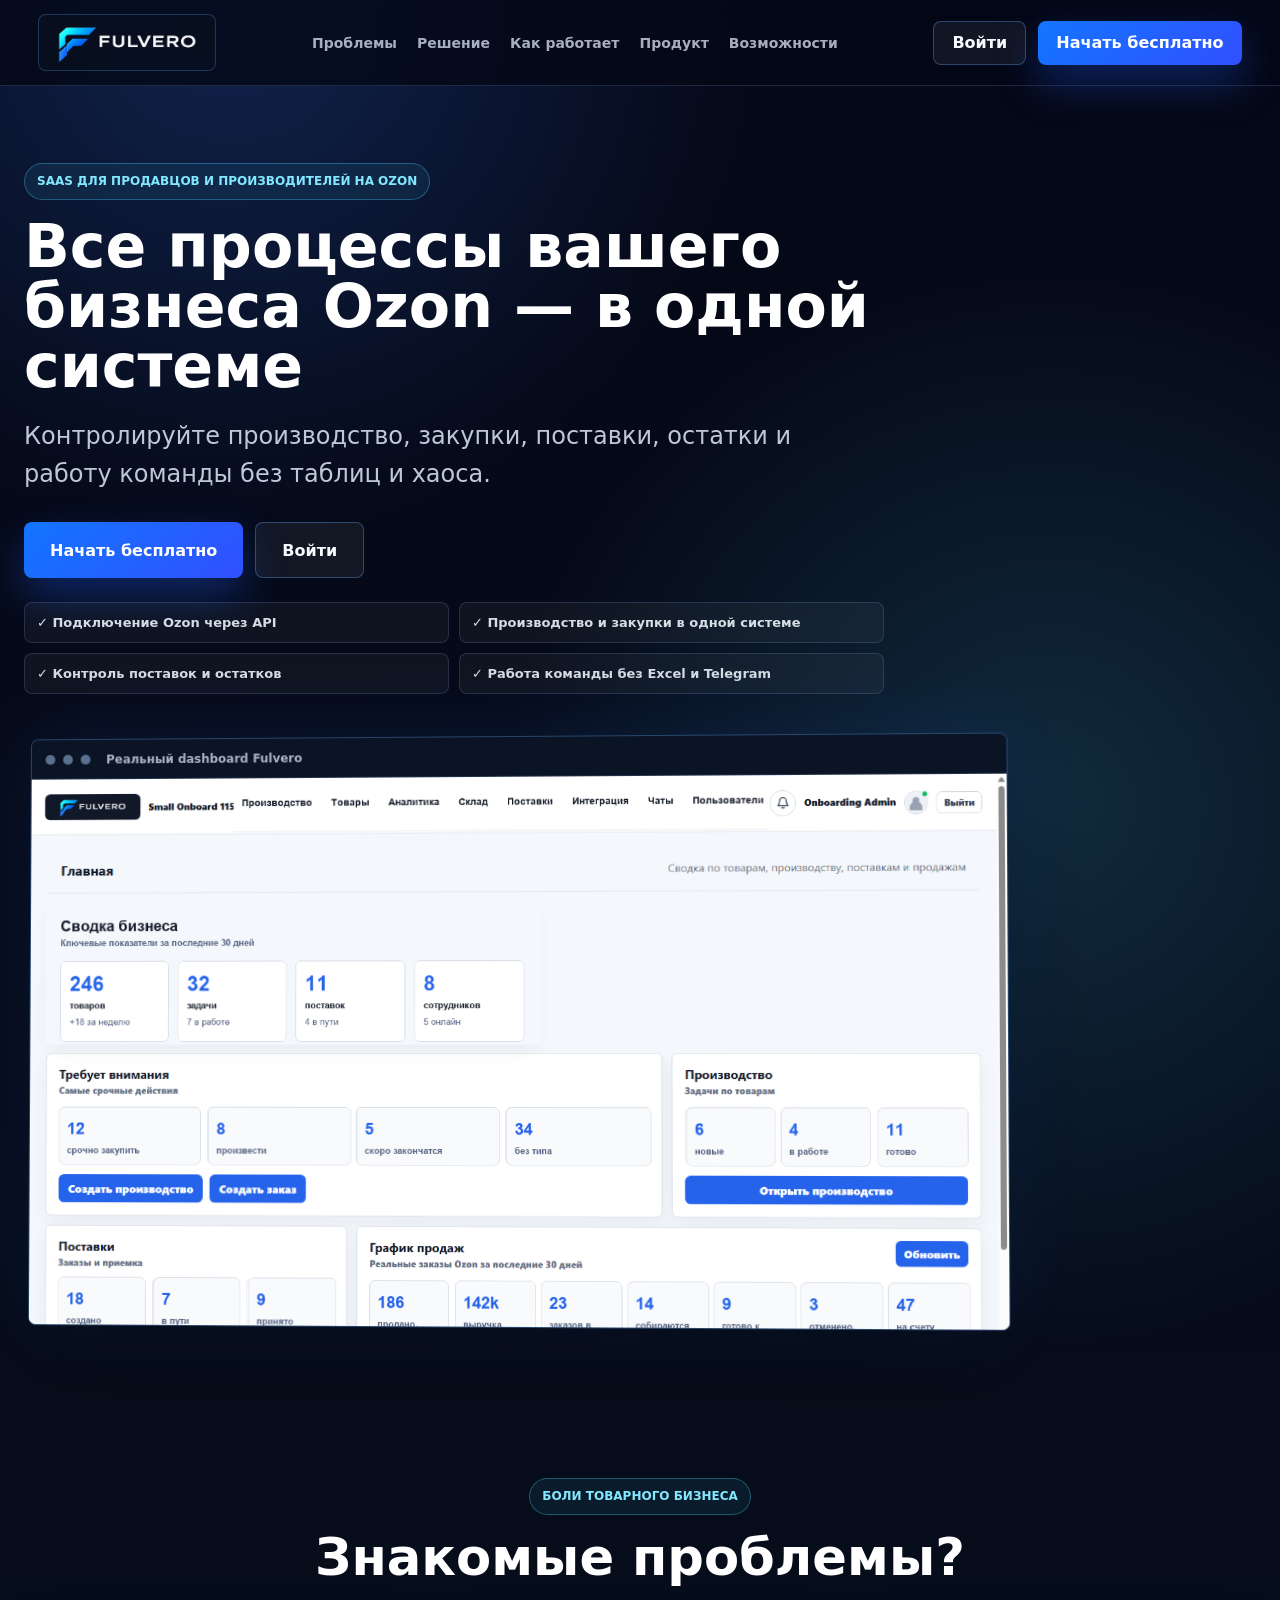
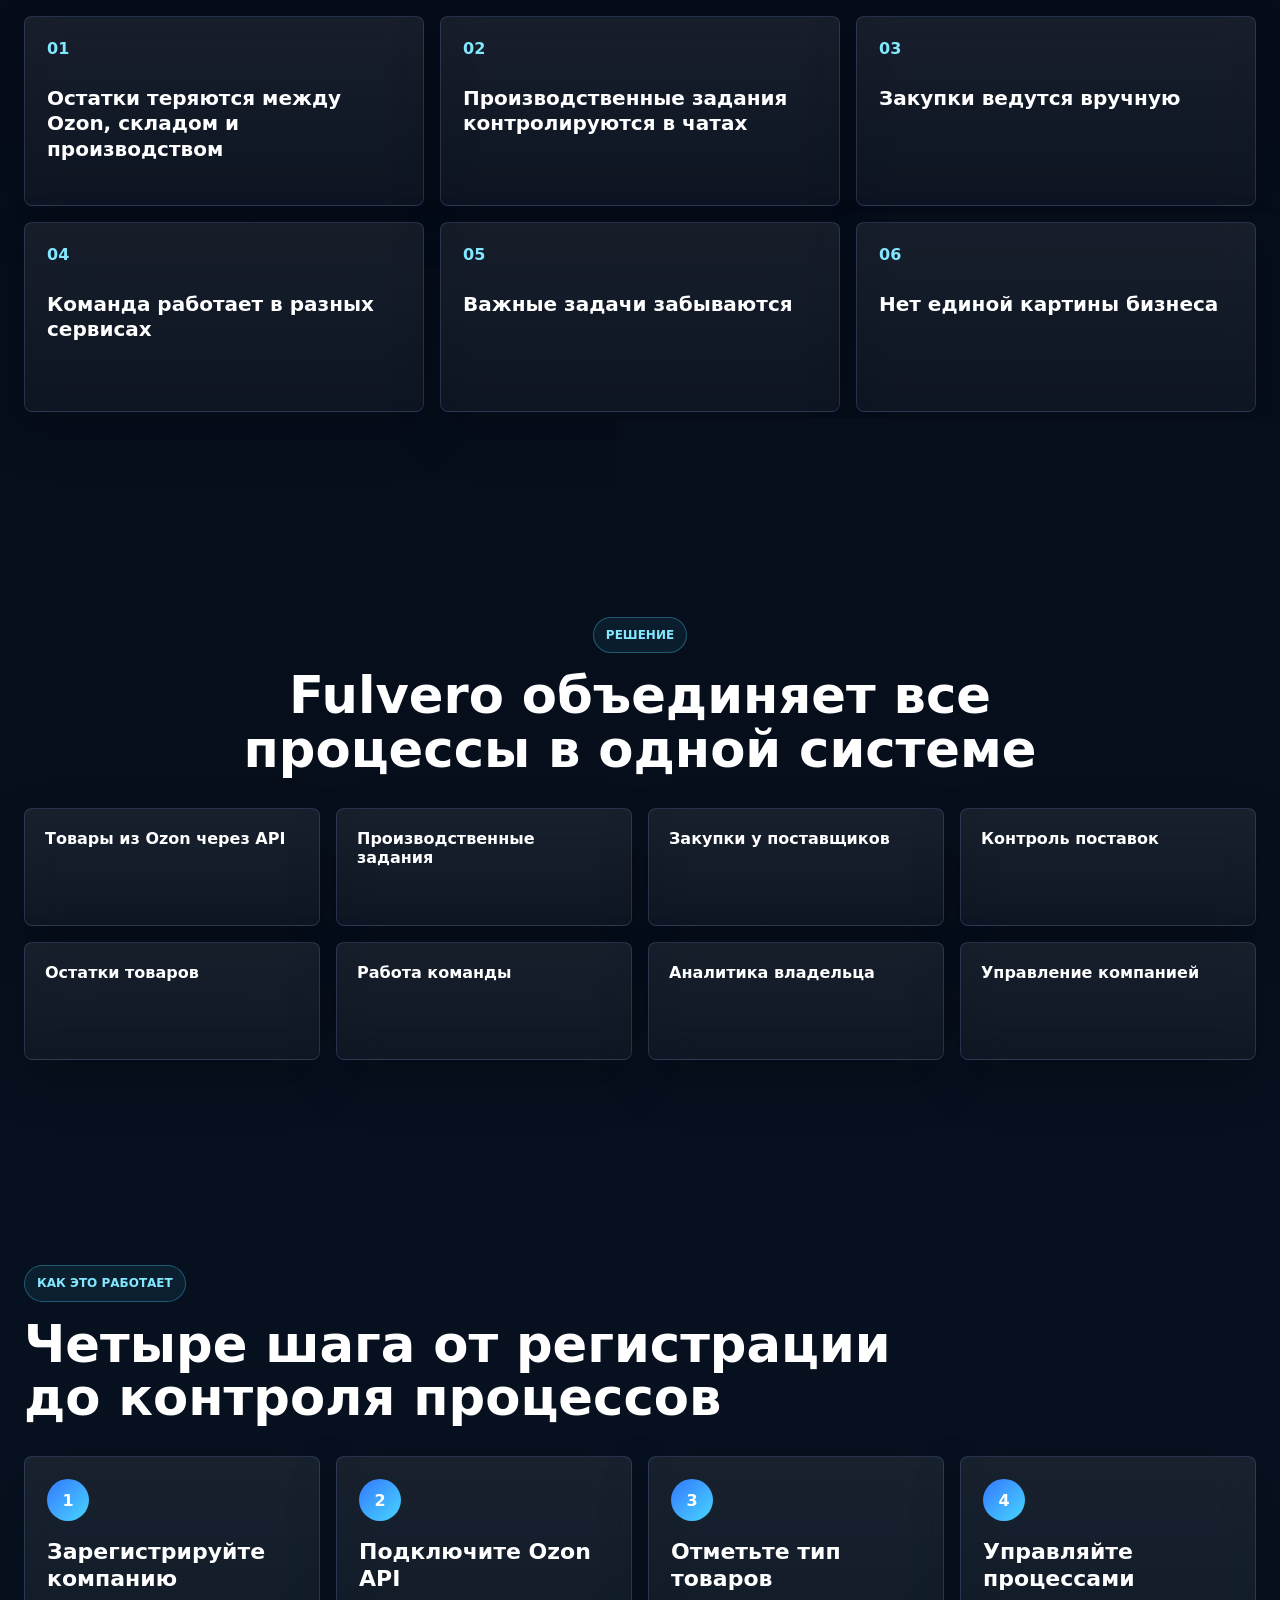
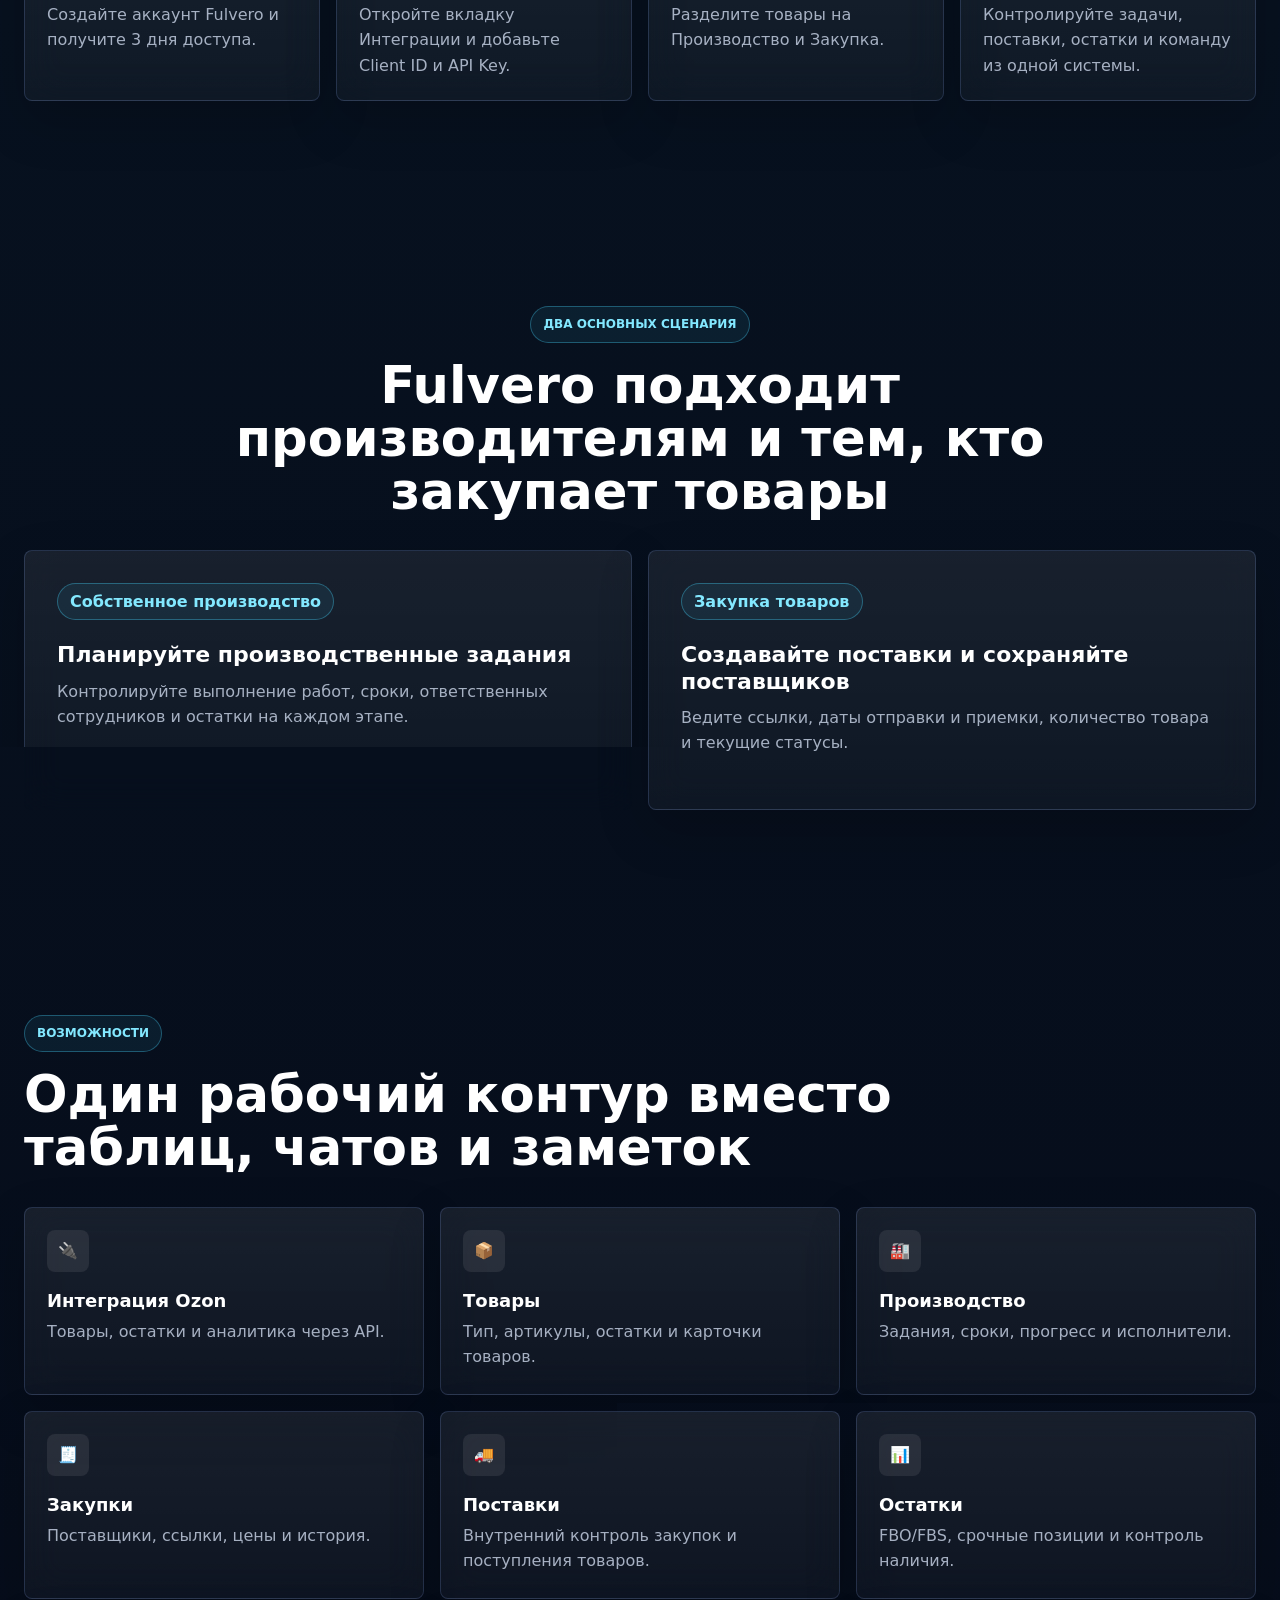
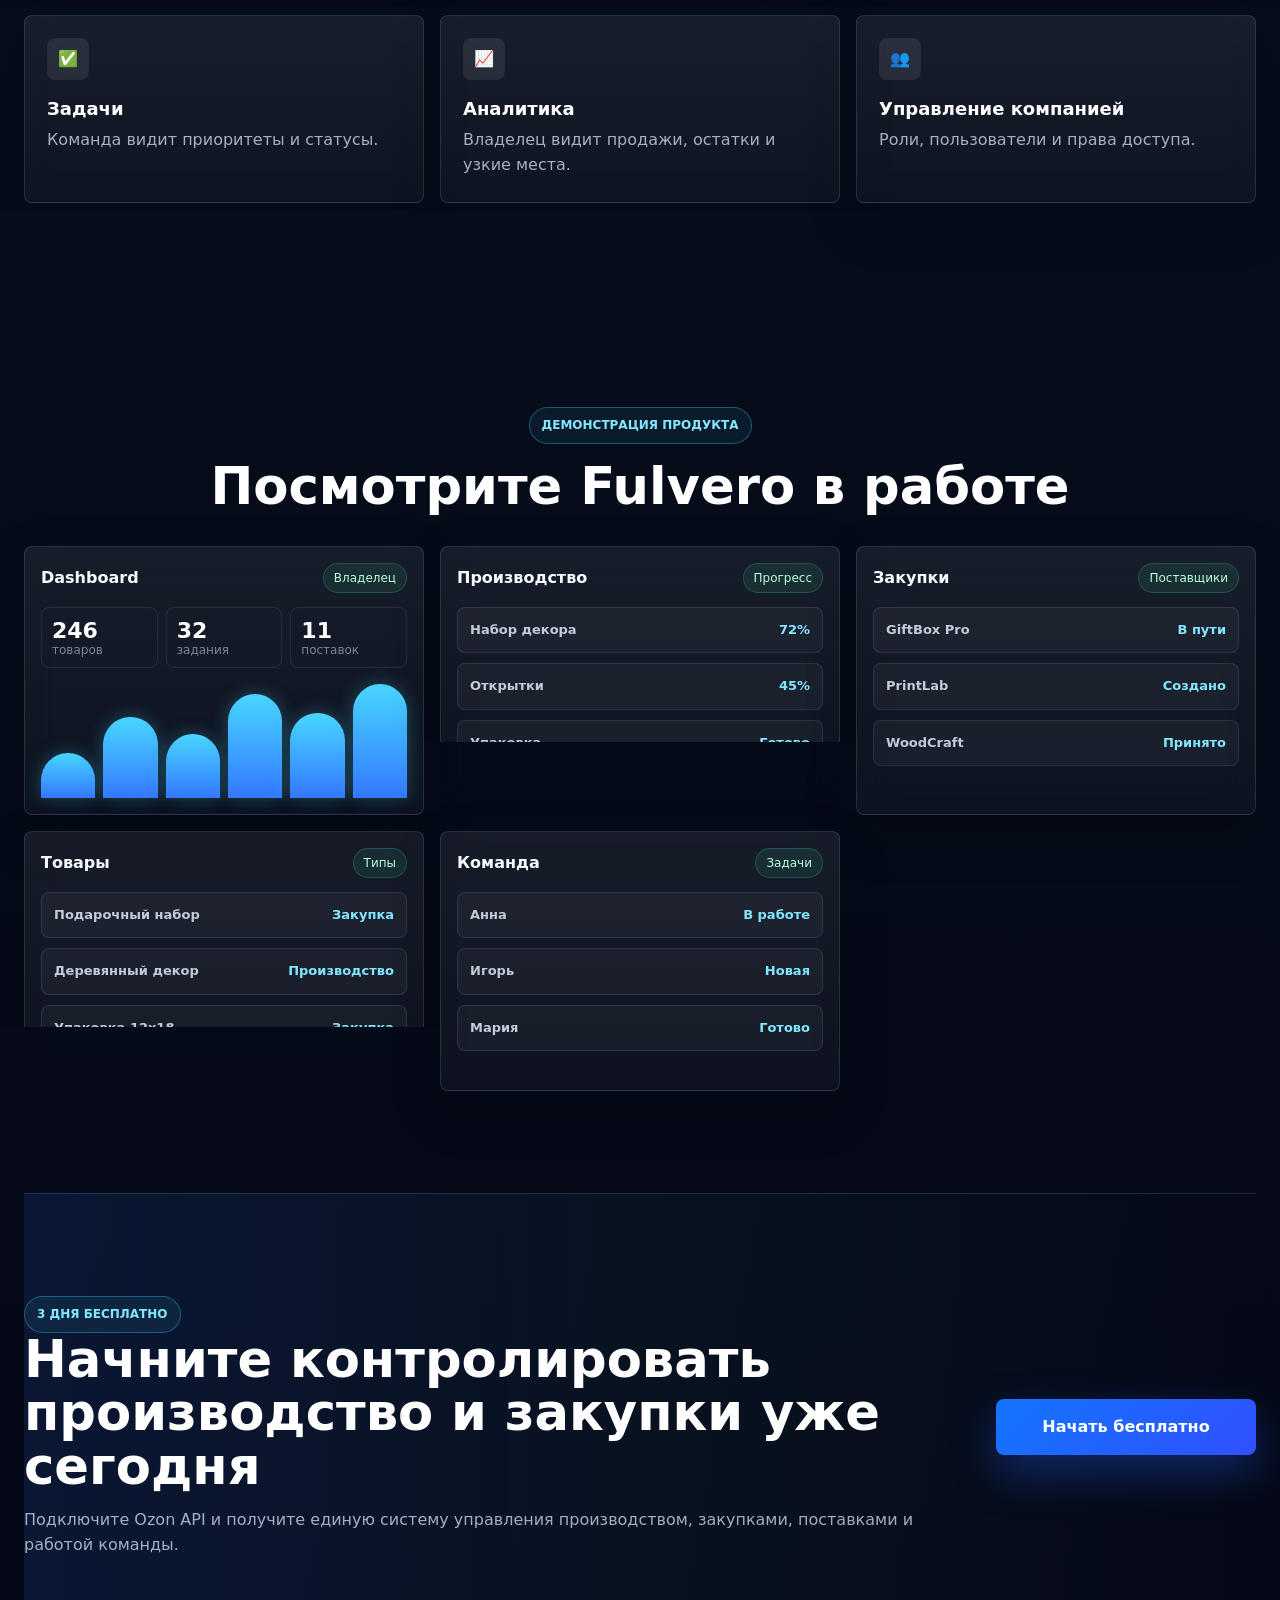
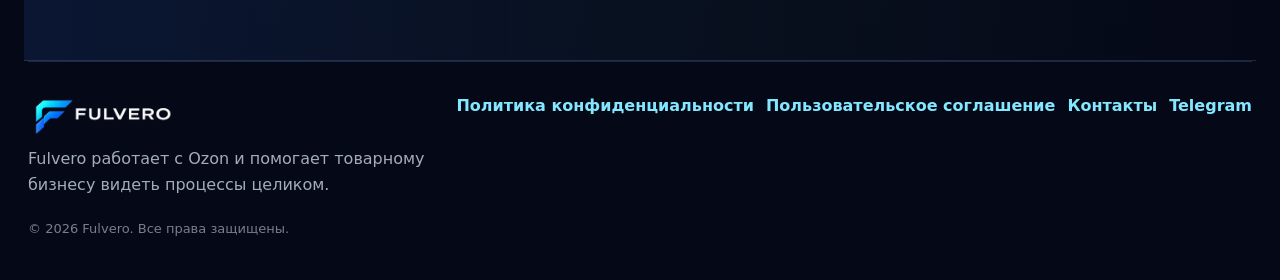
<file: landing/index.html>
<!doctype html>
<html lang="ru">
  <head>
    <meta charset="UTF-8" />
    <meta name="viewport" content="width=device-width, initial-scale=1.0" />
    <title>Fulvero — единая система для бизнеса на Ozon</title>
    <meta name="description" content="Fulvero объединяет Ozon API, товары, производство, закупки, поставки, остатки и работу команды в одной системе." />
    <meta property="og:title" content="Fulvero — все процессы бизнеса Ozon в одной системе" />
    <meta property="og:description" content="Контролируйте производство, закупки, поставки, остатки и работу команды без таблиц и хаоса." />
    <meta property="og:image" content="./assets/fulvero-logo.png" />
    <meta property="og:type" content="website" />
    <link rel="icon" type="image/png" href="./assets/favicon.png" />
    <link rel="apple-touch-icon" href="./assets/favicon.png" />
    <link rel="stylesheet" href="./styles.css?v=20260612-dashboard-shot" />
  </head>
  <body>
    <!-- Yandex.Metrika counter -->
    <script type="text/javascript">
      (function(m,e,t,r,i,k,a){
        m[i]=m[i]||function(){(m[i].a=m[i].a||[]).push(arguments)};
        m[i].l=1*new Date();
        for (var j = 0; j < document.scripts.length; j++) {if (document.scripts[j].src === r) { return; }}
        k=e.createElement(t),a=e.getElementsByTagName(t)[0],k.async=1,k.src=r,a.parentNode.insertBefore(k,a)
      })(window, document,'script','https://mc.yandex.ru/metrika/tag.js?id=109695335', 'ym');

      ym(109695335, 'init', {ssr:true, webvisor:true, clickmap:true, ecommerce:"dataLayer", referrer: document.referrer, url: location.href, accurateTrackBounce:true, trackLinks:true});
    </script>
    <noscript><div><img src="https://mc.yandex.ru/watch/109695335" style="position:absolute; left:-9999px;" alt="" /></div></noscript>
    <!-- /Yandex.Metrika counter -->

    <header class="site-header">
      <a class="brand" href="#top" aria-label="Fulvero">
        <img src="./assets/fulvero-logo.png" alt="Fulvero" />
      </a>
      <nav class="main-nav" aria-label="Основная навигация">
        <a href="#pain">Проблемы</a>
        <a href="#solution">Решение</a>
        <a href="#workflow">Как работает</a>
        <a href="#product">Продукт</a>
        <a href="#features">Возможности</a>
      </nav>
      <div class="header-actions">
        <a class="ghost-link" href="https://app.fulvero.ru/login">Войти</a>
        <a class="primary-link" href="https://app.fulvero.ru/register">Начать бесплатно</a>
      </div>
    </header>

    <main id="top">
      <section class="hero section-shell">
        <div class="hero-copy">
          <p class="eyebrow">SaaS для продавцов и производителей на Ozon</p>
          <h1>Все процессы вашего бизнеса Ozon — в одной системе</h1>
          <p class="lead">Контролируйте производство, закупки, поставки, остатки и работу команды без таблиц и хаоса.</p>

          <div class="hero-actions">
            <a class="primary-link big" href="https://app.fulvero.ru/register">Начать бесплатно</a>
            <a class="secondary-link big" href="https://app.fulvero.ru/login">Войти</a>
          </div>

          <div class="proof-grid" aria-label="Преимущества Fulvero">
            <span>✓ Подключение Ozon через API</span>
            <span>✓ Производство и закупки в одной системе</span>
            <span>✓ Контроль поставок и остатков</span>
            <span>✓ Работа команды без Excel и Telegram</span>
          </div>
        </div>

        <div class="hero-visual" aria-label="Интерфейс Fulvero">
          <div class="product-window dashboard-window">
            <div class="window-top">
              <span></span><span></span><span></span>
              <b>Реальный dashboard Fulvero</b>
            </div>
            <img class="dashboard-screenshot" src="./assets/dashboard-real.png?v=20260612-dashboard-data" alt="Реальный dashboard Fulvero с задачами, производством, поставками и продажами" />
          </div>
        </div>
      </section>

      <section class="section-shell pain-section" id="pain">
        <div class="section-heading">
          <p class="eyebrow">Боли товарного бизнеса</p>
          <h2>Знакомые проблемы?</h2>
        </div>
        <div class="card-grid pain-grid">
          <article><span>01</span><b>Остатки теряются между Ozon, складом и производством</b></article>
          <article><span>02</span><b>Производственные задания контролируются в чатах</b></article>
          <article><span>03</span><b>Закупки ведутся вручную</b></article>
          <article><span>04</span><b>Команда работает в разных сервисах</b></article>
          <article><span>05</span><b>Важные задачи забываются</b></article>
          <article><span>06</span><b>Нет единой картины бизнеса</b></article>
        </div>
      </section>

      <section class="section-shell solution-section" id="solution">
        <div class="section-heading">
          <p class="eyebrow">Решение</p>
          <h2>Fulvero объединяет все процессы в одной системе</h2>
        </div>
        <div class="feature-orbit">
          <article>Товары из Ozon через API</article>
          <article>Производственные задания</article>
          <article>Закупки у поставщиков</article>
          <article>Контроль поставок</article>
          <article>Остатки товаров</article>
          <article>Работа команды</article>
          <article>Аналитика владельца</article>
          <article>Управление компанией</article>
        </div>
      </section>

      <section class="section-shell workflow-section" id="workflow">
        <div class="section-heading left">
          <p class="eyebrow">Как это работает</p>
          <h2>Четыре шага от регистрации до контроля процессов</h2>
        </div>
        <div class="timeline">
          <article><span>1</span><h3>Зарегистрируйте компанию</h3><p>Создайте аккаунт Fulvero и получите 3 дня доступа.</p></article>
          <article><span>2</span><h3>Подключите Ozon API</h3><p>Откройте вкладку Интеграции и добавьте Client ID и API Key.</p></article>
          <article><span>3</span><h3>Отметьте тип товаров</h3><p>Разделите товары на Производство и Закупка.</p></article>
          <article><span>4</span><h3>Управляйте процессами</h3><p>Контролируйте задачи, поставки, остатки и команду из одной системы.</p></article>
        </div>
      </section>

      <section class="section-shell scenarios-section">
        <div class="section-heading">
          <p class="eyebrow">Два основных сценария</p>
          <h2>Fulvero подходит производителям и тем, кто закупает товары</h2>
        </div>
        <div class="scenario-grid">
          <article>
            <span>Собственное производство</span>
            <h3>Планируйте производственные задания</h3>
            <p>Контролируйте выполнение работ, сроки, ответственных сотрудников и остатки на каждом этапе.</p>
          </article>
          <article>
            <span>Закупка товаров</span>
            <h3>Создавайте поставки и сохраняйте поставщиков</h3>
            <p>Ведите ссылки, даты отправки и приемки, количество товара и текущие статусы.</p>
          </article>
        </div>
      </section>

      <section class="section-shell features-section" id="features">
        <div class="section-heading left">
          <p class="eyebrow">Возможности</p>
          <h2>Один рабочий контур вместо таблиц, чатов и заметок</h2>
        </div>
        <div class="capability-grid">
          <article><i>🔌</i><b>Интеграция Ozon</b><p>Товары, остатки и аналитика через API.</p></article>
          <article><i>📦</i><b>Товары</b><p>Тип, артикулы, остатки и карточки товаров.</p></article>
          <article><i>🏭</i><b>Производство</b><p>Задания, сроки, прогресс и исполнители.</p></article>
          <article><i>🧾</i><b>Закупки</b><p>Поставщики, ссылки, цены и история.</p></article>
          <article><i>🚚</i><b>Поставки</b><p>Внутренний контроль закупок и поступления товаров.</p></article>
          <article><i>📊</i><b>Остатки</b><p>FBO/FBS, срочные позиции и контроль наличия.</p></article>
          <article><i>✅</i><b>Задачи</b><p>Команда видит приоритеты и статусы.</p></article>
          <article><i>📈</i><b>Аналитика</b><p>Владелец видит продажи, остатки и узкие места.</p></article>
          <article><i>👥</i><b>Управление компанией</b><p>Роли, пользователи и права доступа.</p></article>
        </div>
      </section>

      <section class="section-shell product-section" id="product">
        <div class="section-heading">
          <p class="eyebrow">Демонстрация продукта</p>
          <h2>Посмотрите Fulvero в работе</h2>
        </div>
        <div class="product-showcase">
          <article class="mock-screen">
            <div class="screen-head"><b>Dashboard</b><span>Владелец</span></div>
            <div class="mini-kpi"><span><b>246</b>товаров</span><span><b>32</b>задания</span><span><b>11</b>поставок</span></div>
            <div class="mini-bars"><i></i><i></i><i></i><i></i><i></i><i></i></div>
          </article>
          <article class="mock-screen">
            <div class="screen-head"><b>Производство</b><span>Прогресс</span></div>
            <div class="task-list"><p><b>Набор декора</b><em>72%</em></p><p><b>Открытки</b><em>45%</em></p><p><b>Упаковка</b><em>Готово</em></p></div>
          </article>
          <article class="mock-screen">
            <div class="screen-head"><b>Закупки</b><span>Поставщики</span></div>
            <div class="supply-list"><p>GiftBox Pro <b>В пути</b></p><p>PrintLab <b>Создано</b></p><p>WoodCraft <b>Принято</b></p></div>
          </article>
          <article class="mock-screen">
            <div class="screen-head"><b>Товары</b><span>Типы</span></div>
            <div class="product-list"><p>Подарочный набор <b>Закупка</b></p><p>Деревянный декор <b>Производство</b></p><p>Упаковка 12x18 <b>Закупка</b></p></div>
          </article>
          <article class="mock-screen">
            <div class="screen-head"><b>Команда</b><span>Задачи</span></div>
            <div class="team-list"><p>Анна <b>В работе</b></p><p>Игорь <b>Новая</b></p><p>Мария <b>Готово</b></p></div>
          </article>
        </div>
      </section>

      <section class="section-shell final-cta">
        <div>
          <p class="eyebrow">3 дня бесплатно</p>
          <h2>Начните контролировать производство и закупки уже сегодня</h2>
          <p>Подключите Ozon API и получите единую систему управления производством, закупками, поставками и работой команды.</p>
        </div>
        <a class="primary-link big" href="https://app.fulvero.ru/register">Начать бесплатно</a>
      </section>
    </main>

    <footer class="footer">
      <div>
        <img src="./assets/fulvero-logo.png" alt="Fulvero" />
        <p>Fulvero работает с Ozon и помогает товарному бизнесу видеть процессы целиком.</p>
      </div>
      <nav>
        <a href="./privacy/index.html">Политика конфиденциальности</a>
        <a href="./offer/index.html">Пользовательское соглашение</a>
        <a href="./contacts/index.html">Контакты</a>
        <a href="https://t.me/FulveroBot" target="_blank" rel="noopener noreferrer">Telegram</a>
      </nav>
      <span>© 2026 Fulvero. Все права защищены.</span>
    </footer>
  </body>
</html>
</file>
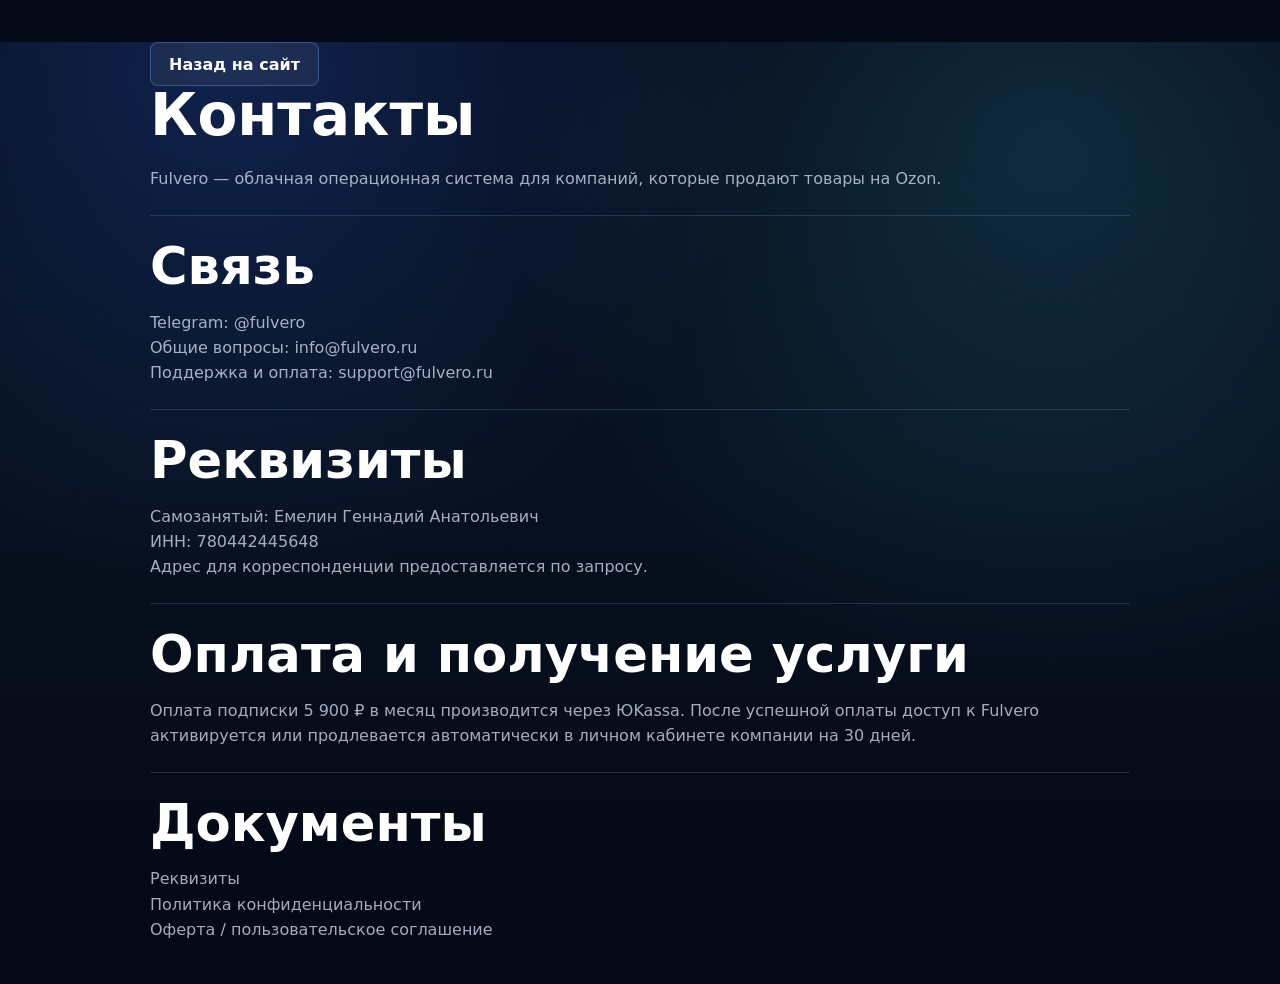
<file: landing/contacts/index.html>
<!doctype html>
<html lang="ru">
  <head>
    <meta charset="UTF-8" />
    <meta name="viewport" content="width=device-width, initial-scale=1.0" />
    <title>Контакты — Fulvero</title>
    <meta name="description" content="Контакты Fulvero для поддержки, оплаты и вопросов по сервису." />
    <link rel="icon" type="image/png" href="../assets/favicon.png" />
    <link rel="apple-touch-icon" href="../assets/favicon.png" />
    <link rel="stylesheet" href="../styles.css" />
  </head>
  <body>
    <!-- Yandex.Metrika counter -->
    <script type="text/javascript">
      (function(m,e,t,r,i,k,a){
        m[i]=m[i]||function(){(m[i].a=m[i].a||[]).push(arguments)};
        m[i].l=1*new Date();
        for (var j = 0; j < document.scripts.length; j++) {if (document.scripts[j].src === r) { return; }}
        k=e.createElement(t),a=e.getElementsByTagName(t)[0],k.async=1,k.src=r,a.parentNode.insertBefore(k,a)
      })(window, document,'script','https://mc.yandex.ru/metrika/tag.js?id=109695335', 'ym');

      ym(109695335, 'init', {ssr:true, webvisor:true, clickmap:true, ecommerce:"dataLayer", referrer: document.referrer, url: location.href, accurateTrackBounce:true, trackLinks:true});
    </script>
    <noscript><div><img src="https://mc.yandex.ru/watch/109695335" style="position:absolute; left:-9999px;" alt="" /></div></noscript>
    <!-- /Yandex.Metrika counter -->
    <main class="content-page">
      <a class="ghost-link" href="../index.html">Назад на сайт</a>
      <h1>Контакты</h1>
      <p>Fulvero — облачная операционная система для компаний, которые продают товары на Ozon.</p>
      <section><h2>Связь</h2><p>Telegram: @fulvero<br />Общие вопросы: info@fulvero.ru<br />Поддержка и оплата: support@fulvero.ru</p></section>
      <section><h2>Реквизиты</h2><p>Самозанятый: Емелин Геннадий Анатольевич<br />ИНН: 780442445648<br />Адрес для корреспонденции предоставляется по запросу.</p></section>
      <section><h2>Оплата и получение услуги</h2><p>Оплата подписки 5 900 ₽ в месяц производится через ЮKassa. После успешной оплаты доступ к Fulvero активируется или продлевается автоматически в личном кабинете компании на 30 дней.</p></section>
      <section><h2>Документы</h2><p><a href="../requisites/index.html">Реквизиты</a><br /><a href="../privacy/index.html">Политика конфиденциальности</a><br /><a href="../offer/index.html">Оферта / пользовательское соглашение</a></p></section>
    </main>
  </body>
</html>
</file>
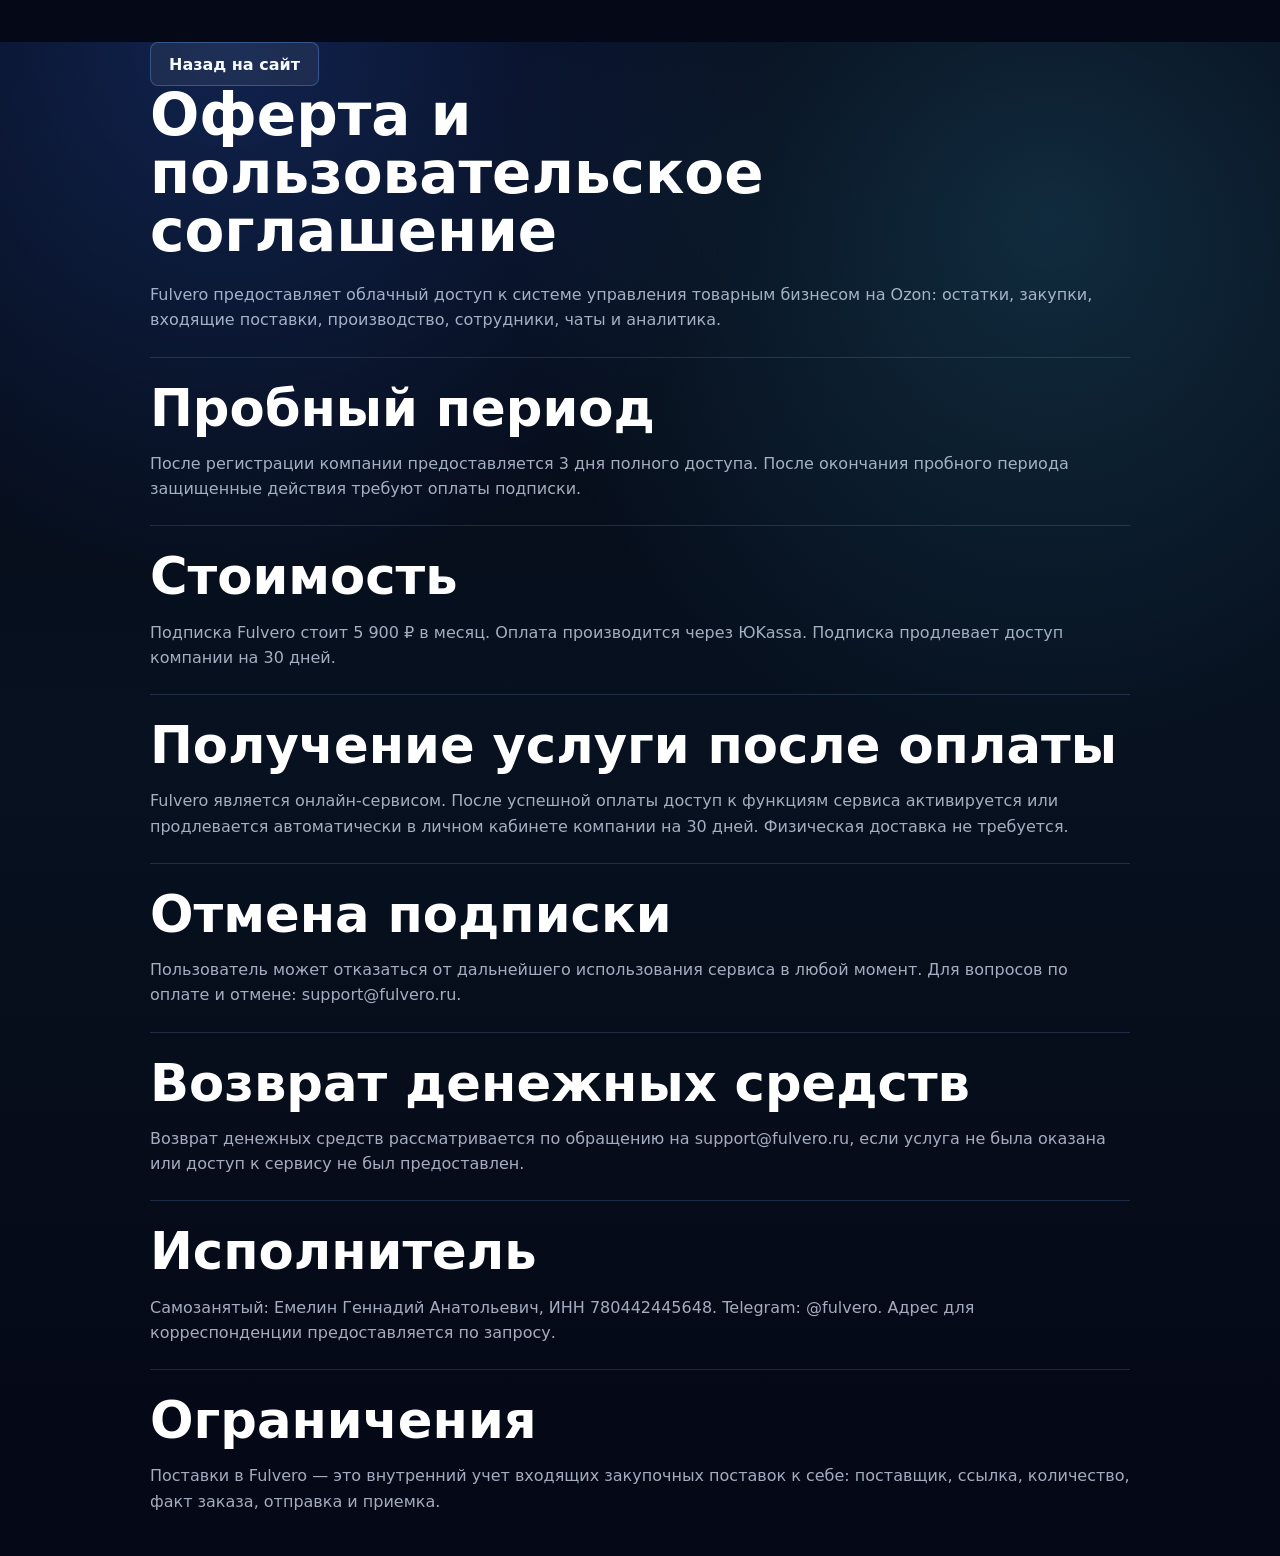
<file: landing/offer/index.html>
<!doctype html>
<html lang="ru">
  <head>
    <meta charset="UTF-8" />
    <meta name="viewport" content="width=device-width, initial-scale=1.0" />
    <title>Оферта и пользовательское соглашение — Fulvero</title>
    <meta name="description" content="Условия использования Fulvero, пробный период, подписка и оплата через ЮKassa." />
    <link rel="icon" type="image/png" href="../assets/favicon.png" />
    <link rel="apple-touch-icon" href="../assets/favicon.png" />
    <link rel="stylesheet" href="../styles.css" />
  </head>
  <body>
    <!-- Yandex.Metrika counter -->
    <script type="text/javascript">
      (function(m,e,t,r,i,k,a){
        m[i]=m[i]||function(){(m[i].a=m[i].a||[]).push(arguments)};
        m[i].l=1*new Date();
        for (var j = 0; j < document.scripts.length; j++) {if (document.scripts[j].src === r) { return; }}
        k=e.createElement(t),a=e.getElementsByTagName(t)[0],k.async=1,k.src=r,a.parentNode.insertBefore(k,a)
      })(window, document,'script','https://mc.yandex.ru/metrika/tag.js?id=109695335', 'ym');

      ym(109695335, 'init', {ssr:true, webvisor:true, clickmap:true, ecommerce:"dataLayer", referrer: document.referrer, url: location.href, accurateTrackBounce:true, trackLinks:true});
    </script>
    <noscript><div><img src="https://mc.yandex.ru/watch/109695335" style="position:absolute; left:-9999px;" alt="" /></div></noscript>
    <!-- /Yandex.Metrika counter -->
    <main class="content-page">
      <a class="ghost-link" href="../index.html">Назад на сайт</a>
      <h1>Оферта и пользовательское соглашение</h1>
      <p>Fulvero предоставляет облачный доступ к системе управления товарным бизнесом на Ozon: остатки, закупки, входящие поставки, производство, сотрудники, чаты и аналитика.</p>
      <section><h2>Пробный период</h2><p>После регистрации компании предоставляется 3 дня полного доступа. После окончания пробного периода защищенные действия требуют оплаты подписки.</p></section>
      <section><h2>Стоимость</h2><p>Подписка Fulvero стоит 5 900 ₽ в месяц. Оплата производится через ЮKassa. Подписка продлевает доступ компании на 30 дней.</p></section>
      <section><h2>Получение услуги после оплаты</h2><p>Fulvero является онлайн-сервисом. После успешной оплаты доступ к функциям сервиса активируется или продлевается автоматически в личном кабинете компании на 30 дней. Физическая доставка не требуется.</p></section>
      <section><h2>Отмена подписки</h2><p>Пользователь может отказаться от дальнейшего использования сервиса в любой момент. Для вопросов по оплате и отмене: support@fulvero.ru.</p></section>
      <section><h2>Возврат денежных средств</h2><p>Возврат денежных средств рассматривается по обращению на support@fulvero.ru, если услуга не была оказана или доступ к сервису не был предоставлен.</p></section>
      <section><h2>Исполнитель</h2><p>Самозанятый: Емелин Геннадий Анатольевич, ИНН 780442445648. Telegram: @fulvero. Адрес для корреспонденции предоставляется по запросу.</p></section>
      <section><h2>Ограничения</h2><p>Поставки в Fulvero — это внутренний учет входящих закупочных поставок к себе: поставщик, ссылка, количество, факт заказа, отправка и приемка.</p></section>
    </main>
  </body>
</html>
</file>
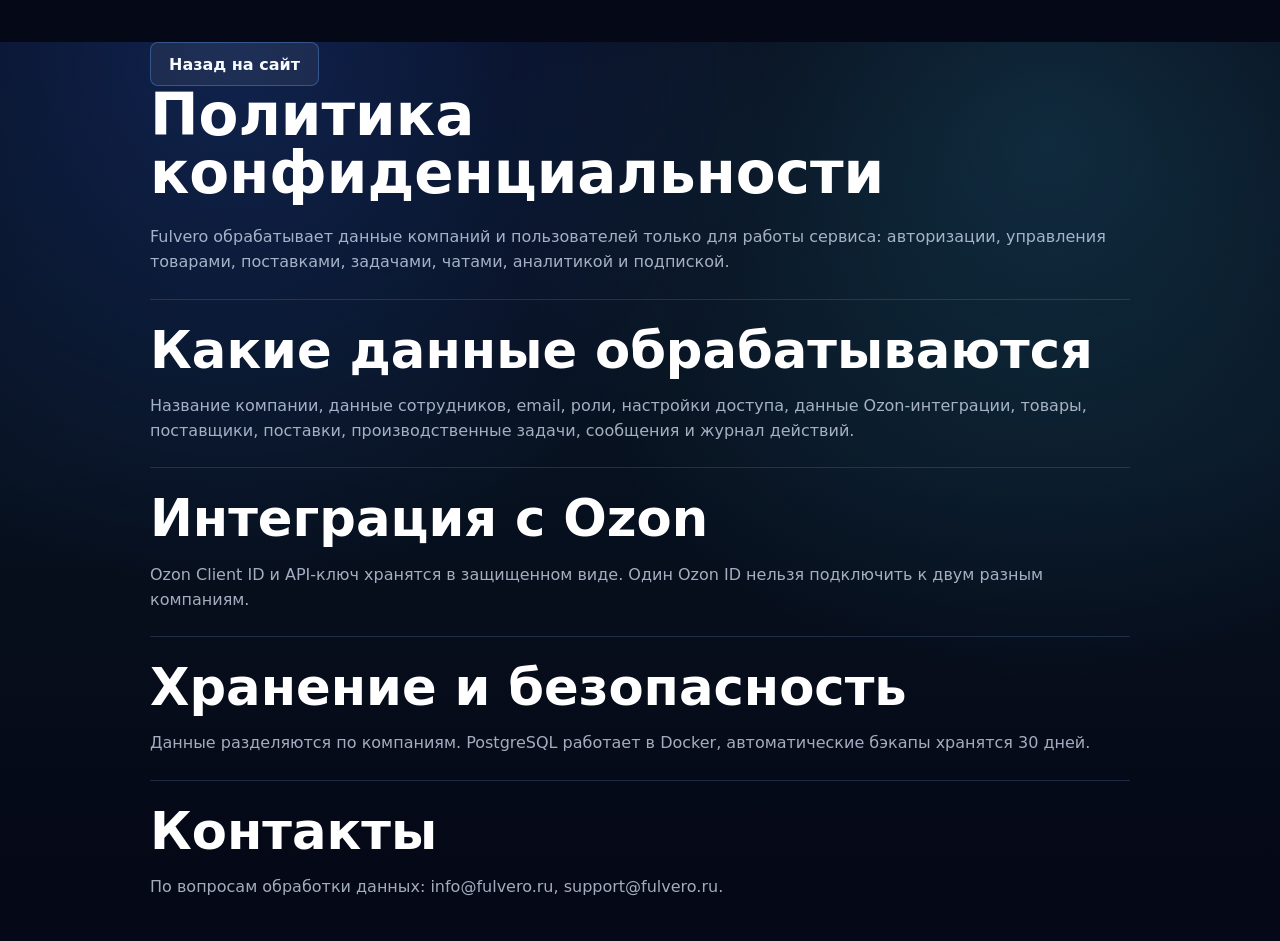
<file: landing/privacy/index.html>
<!doctype html>
<html lang="ru">
  <head>
    <meta charset="UTF-8" />
    <meta name="viewport" content="width=device-width, initial-scale=1.0" />
    <title>Политика конфиденциальности — Fulvero</title>
    <meta name="description" content="Политика конфиденциальности Fulvero: обработка данных компаний, пользователей и интеграции Ozon." />
    <link rel="icon" type="image/png" href="../assets/favicon.png" />
    <link rel="apple-touch-icon" href="../assets/favicon.png" />
    <link rel="stylesheet" href="../styles.css" />
  </head>
  <body>
    <!-- Yandex.Metrika counter -->
    <script type="text/javascript">
      (function(m,e,t,r,i,k,a){
        m[i]=m[i]||function(){(m[i].a=m[i].a||[]).push(arguments)};
        m[i].l=1*new Date();
        for (var j = 0; j < document.scripts.length; j++) {if (document.scripts[j].src === r) { return; }}
        k=e.createElement(t),a=e.getElementsByTagName(t)[0],k.async=1,k.src=r,a.parentNode.insertBefore(k,a)
      })(window, document,'script','https://mc.yandex.ru/metrika/tag.js?id=109695335', 'ym');

      ym(109695335, 'init', {ssr:true, webvisor:true, clickmap:true, ecommerce:"dataLayer", referrer: document.referrer, url: location.href, accurateTrackBounce:true, trackLinks:true});
    </script>
    <noscript><div><img src="https://mc.yandex.ru/watch/109695335" style="position:absolute; left:-9999px;" alt="" /></div></noscript>
    <!-- /Yandex.Metrika counter -->
    <main class="content-page">
      <a class="ghost-link" href="../index.html">Назад на сайт</a>
      <h1>Политика конфиденциальности</h1>
      <p>Fulvero обрабатывает данные компаний и пользователей только для работы сервиса: авторизации, управления товарами, поставками, задачами, чатами, аналитикой и подпиской.</p>
      <section><h2>Какие данные обрабатываются</h2><p>Название компании, данные сотрудников, email, роли, настройки доступа, данные Ozon-интеграции, товары, поставщики, поставки, производственные задачи, сообщения и журнал действий.</p></section>
      <section><h2>Интеграция с Ozon</h2><p>Ozon Client ID и API-ключ хранятся в защищенном виде. Один Ozon ID нельзя подключить к двум разным компаниям.</p></section>
      <section><h2>Хранение и безопасность</h2><p>Данные разделяются по компаниям. PostgreSQL работает в Docker, автоматические бэкапы хранятся 30 дней.</p></section>
      <section><h2>Контакты</h2><p>По вопросам обработки данных: info@fulvero.ru, support@fulvero.ru.</p></section>
    </main>
  </body>
</html>
</file>
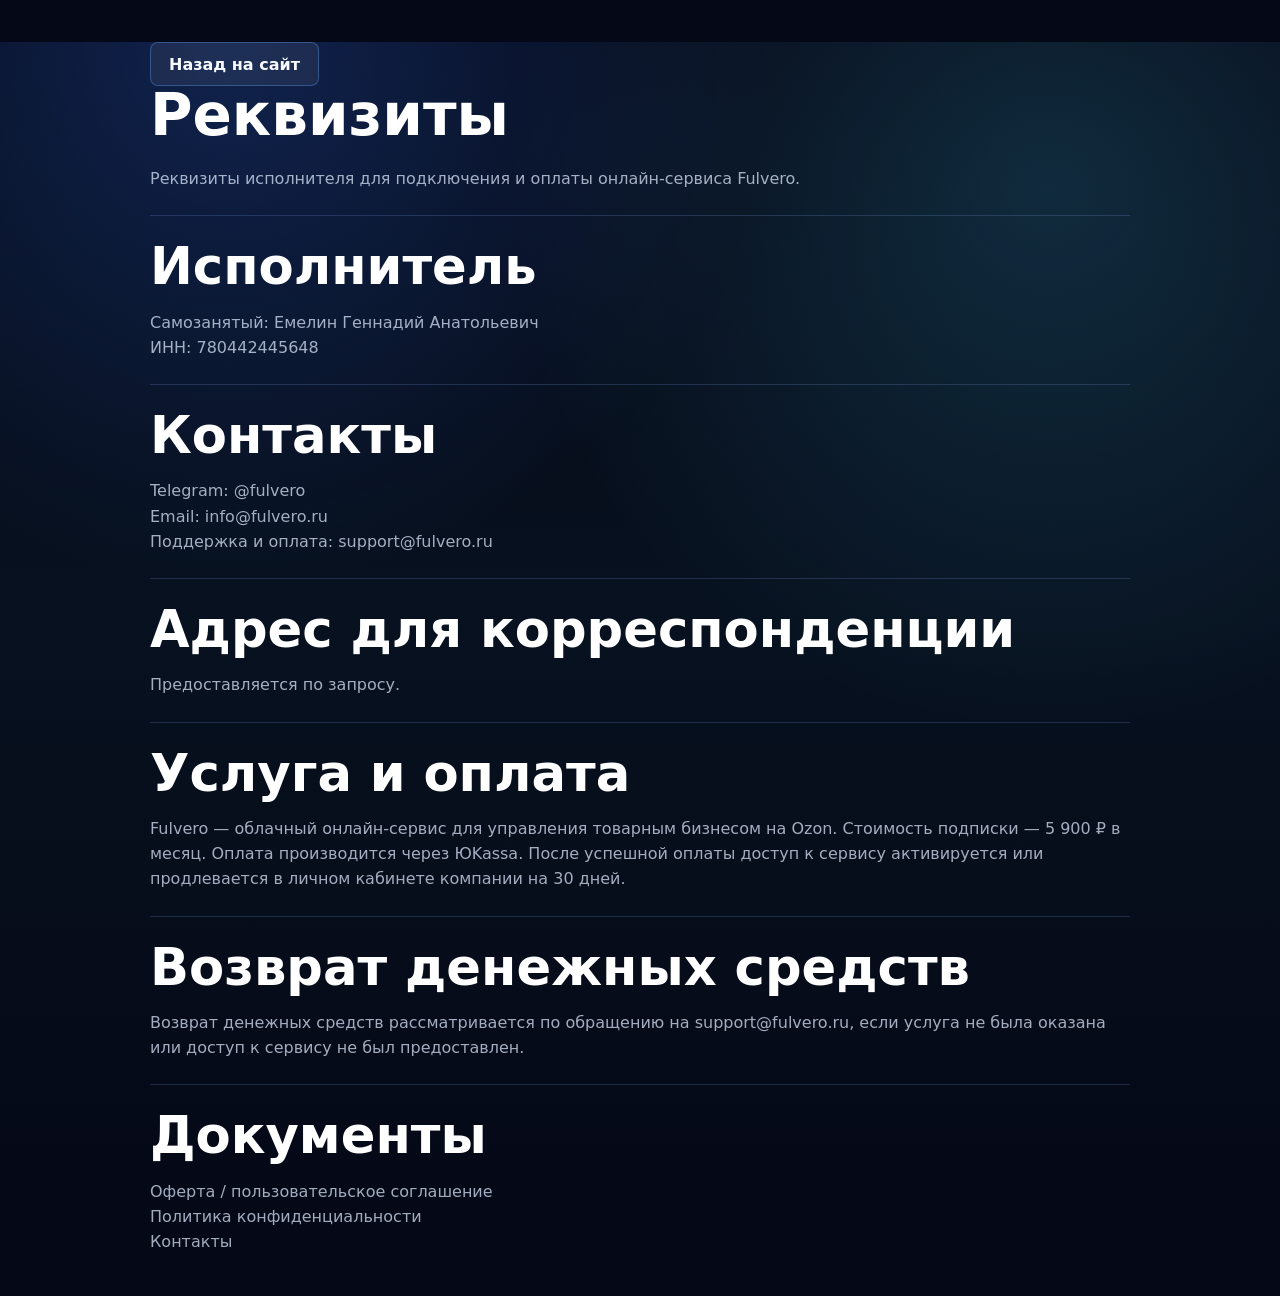
<file: landing/requisites/index.html>
<!doctype html>
<html lang="ru">
  <head>
    <meta charset="UTF-8" />
    <meta name="viewport" content="width=device-width, initial-scale=1.0" />
    <title>Реквизиты — Fulvero</title>
    <meta name="description" content="Реквизиты Fulvero для оплаты подписки через ЮKassa." />
    <link rel="icon" type="image/png" href="../assets/favicon.png" />
    <link rel="apple-touch-icon" href="../assets/favicon.png" />
    <link rel="stylesheet" href="../styles.css" />
  </head>
  <body>
    <!-- Yandex.Metrika counter -->
    <script type="text/javascript">
      (function(m,e,t,r,i,k,a){
        m[i]=m[i]||function(){(m[i].a=m[i].a||[]).push(arguments)};
        m[i].l=1*new Date();
        for (var j = 0; j < document.scripts.length; j++) {if (document.scripts[j].src === r) { return; }}
        k=e.createElement(t),a=e.getElementsByTagName(t)[0],k.async=1,k.src=r,a.parentNode.insertBefore(k,a)
      })(window, document,'script','https://mc.yandex.ru/metrika/tag.js?id=109695335', 'ym');

      ym(109695335, 'init', {ssr:true, webvisor:true, clickmap:true, ecommerce:"dataLayer", referrer: document.referrer, url: location.href, accurateTrackBounce:true, trackLinks:true});
    </script>
    <noscript><div><img src="https://mc.yandex.ru/watch/109695335" style="position:absolute; left:-9999px;" alt="" /></div></noscript>
    <!-- /Yandex.Metrika counter -->
    <main class="content-page">
      <a class="ghost-link" href="../index.html">Назад на сайт</a>
      <h1>Реквизиты</h1>
      <p>Реквизиты исполнителя для подключения и оплаты онлайн-сервиса Fulvero.</p>
      <section><h2>Исполнитель</h2><p>Самозанятый: Емелин Геннадий Анатольевич<br />ИНН: 780442445648</p></section>
      <section><h2>Контакты</h2><p>Telegram: @fulvero<br />Email: info@fulvero.ru<br />Поддержка и оплата: support@fulvero.ru</p></section>
      <section><h2>Адрес для корреспонденции</h2><p>Предоставляется по запросу.</p></section>
      <section><h2>Услуга и оплата</h2><p>Fulvero — облачный онлайн-сервис для управления товарным бизнесом на Ozon. Стоимость подписки — 5 900 ₽ в месяц. Оплата производится через ЮKassa. После успешной оплаты доступ к сервису активируется или продлевается в личном кабинете компании на 30 дней.</p></section>
      <section><h2>Возврат денежных средств</h2><p>Возврат денежных средств рассматривается по обращению на support@fulvero.ru, если услуга не была оказана или доступ к сервису не был предоставлен.</p></section>
      <section><h2>Документы</h2><p><a href="../offer/index.html">Оферта / пользовательское соглашение</a><br /><a href="../privacy/index.html">Политика конфиденциальности</a><br /><a href="../contacts/index.html">Контакты</a></p></section>
    </main>
  </body>
</html>
</file>
<file: landing/styles.css>
:root {
  color: #f7fbff;
  background: #050816;
  font-family: Inter, ui-sans-serif, system-ui, -apple-system, BlinkMacSystemFont, "Segoe UI", sans-serif;
  font-synthesis: none;
  text-rendering: optimizeLegibility;
  --bg: #050816;
  --bg-2: #08111f;
  --panel: rgba(13, 25, 45, .72);
  --panel-2: rgba(20, 37, 66, .72);
  --line: rgba(143, 178, 255, .18);
  --line-strong: rgba(103, 170, 255, .34);
  --text: #f7fbff;
  --muted: rgba(224, 235, 255, .72);
  --soft: rgba(224, 235, 255, .52);
  --blue: #3478ff;
  --cyan: #48d6ff;
  --green: #36d399;
  --amber: #fbbf24;
  --red: #fb7185;
  --shadow: 0 30px 90px rgba(0, 0, 0, .42);
}

* { box-sizing: border-box; }
html { scroll-behavior: smooth; }
body {
  margin: 0;
  min-width: 320px;
  overflow-x: hidden;
  color: var(--text);
  background:
    radial-gradient(circle at 18% 0%, rgba(52, 120, 255, .24), transparent 34rem),
    radial-gradient(circle at 82% 12%, rgba(72, 214, 255, .16), transparent 34rem),
    linear-gradient(180deg, #050816 0%, #07111f 48%, #050816 100%);
}

a { color: inherit; text-decoration: none; }
img { display: block; max-width: 100%; }
h1, h2, h3, p { margin-top: 0; }
main,
section,
article,
div,
nav,
header,
footer {
  min-width: 0;
}
h1, h2, h3 { letter-spacing: 0; }
h1 {
  max-width: 920px;
  margin-bottom: 22px;
  color: #ffffff;
  font-size: clamp(44px, 4.7vw, 78px);
  line-height: 1;
}
h2 {
  margin-bottom: 16px;
  color: #ffffff;
  font-size: clamp(32px, 4vw, 54px);
  line-height: 1.04;
}
h3 {
  margin-bottom: 10px;
  color: #ffffff;
  font-size: 22px;
  line-height: 1.2;
}
p, li { color: var(--muted); line-height: 1.58; }

.site-header {
  position: sticky;
  top: 0;
  z-index: 20;
  display: grid;
  grid-template-columns: auto 1fr auto;
  align-items: center;
  gap: 22px;
  min-height: 76px;
  padding: 14px clamp(18px, 3vw, 44px);
  border-bottom: 1px solid var(--line);
  background: rgba(5, 8, 22, .78);
  backdrop-filter: blur(18px);
}
.brand {
  display: inline-flex;
  align-items: center;
  border: 1px solid rgba(105, 170, 255, .26);
  border-radius: 8px;
  padding: 8px 12px;
  background: rgba(8, 17, 31, .88);
}
.brand img { width: 152px; }
.main-nav, .header-actions, .hero-actions {
  display: flex;
  align-items: center;
  gap: 12px;
  flex-wrap: wrap;
}
.main-nav {
  justify-content: center;
  color: rgba(231, 239, 255, .72);
  font-size: 14px;
  font-weight: 760;
}
.main-nav a { padding: 8px 4px; }
.main-nav a:hover { color: #ffffff; }
.primary-link, .secondary-link, .ghost-link {
  display: inline-flex;
  align-items: center;
  justify-content: center;
  min-height: 44px;
  border-radius: 8px;
  padding: 0 18px;
  font-weight: 880;
  text-align: center;
  min-width: 0;
  overflow-wrap: anywhere;
}
.primary-link {
  color: #ffffff;
  background: linear-gradient(135deg, #1375ff, #3150ff);
  box-shadow: 0 18px 44px rgba(36, 97, 255, .34);
}
.secondary-link, .ghost-link {
  border: 1px solid var(--line-strong);
  color: #f7fbff;
  background: rgba(255, 255, 255, .06);
}
.big {
  min-height: 56px;
  padding-inline: 26px;
  font-size: 16px;
}

.section-shell {
  width: min(100% - 48px, 1760px);
  margin: 0 auto;
}

.hero {
  display: grid;
  grid-template-columns: minmax(560px, .92fr) minmax(680px, 1.08fr);
  gap: clamp(28px, 3.2vw, 56px);
  align-items: center;
  min-height: calc(100vh - 76px);
  padding: clamp(48px, 6vw, 92px) 0 48px;
}
.hero-copy { min-width: 0; }
.eyebrow {
  display: inline-flex;
  margin-bottom: 16px;
  border: 1px solid rgba(72, 214, 255, .32);
  border-radius: 999px;
  padding: 8px 12px;
  color: #83e8ff;
  background: rgba(72, 214, 255, .08);
  font-size: 12px;
  font-weight: 920;
  text-transform: uppercase;
}
.lead {
  max-width: 820px;
  margin-bottom: 28px;
  color: rgba(232, 241, 255, .82);
  font-size: clamp(18px, 2vw, 24px);
}
.proof-grid {
  display: grid;
  grid-template-columns: repeat(2, minmax(0, 1fr));
  gap: 10px;
  margin-top: 24px;
  max-width: 860px;
}
.proof-grid span {
  border: 1px solid var(--line);
  border-radius: 8px;
  padding: 12px;
  color: rgba(240, 248, 255, .88);
  background: rgba(255, 255, 255, .045);
  font-size: 13px;
  font-weight: 840;
}

.hero-visual {
  min-width: 0;
  perspective: 1600px;
}
.product-window {
  overflow: hidden;
  border: 1px solid var(--line-strong);
  border-radius: 8px;
  background: rgba(8, 17, 31, .78);
  box-shadow: var(--shadow), 0 0 80px rgba(52, 120, 255, .16);
  transform: rotateX(1deg) rotateY(-2deg);
  transform-origin: center;
  transition: transform .35s ease, box-shadow .35s ease;
}
.product-window:hover {
  transform: rotateX(0deg) rotateY(0deg) translateY(-4px);
  box-shadow: var(--shadow), 0 0 110px rgba(72, 214, 255, .18);
}
.window-top {
  display: flex;
  align-items: center;
  gap: 8px;
  min-height: 40px;
  border-bottom: 1px solid var(--line);
  padding: 0 14px;
  background: rgba(10, 20, 37, .94);
}
.window-top span {
  width: 10px;
  height: 10px;
  border-radius: 999px;
  background: #5b6f91;
}
.window-top b {
  margin-left: 8px;
  color: rgba(231, 239, 255, .72);
  font-size: 12px;
}
.dashboard-screenshot {
  width: 100%;
  aspect-ratio: 16 / 9;
  object-fit: cover;
  object-position: left top;
  background: #f4f7fb;
}
.mock-app {
  display: grid;
  grid-template-columns: 176px minmax(0, 1fr);
  min-height: 600px;
  background: rgba(6, 12, 24, .96);
}
.mock-sidebar {
  border-right: 1px solid var(--line);
  padding: 18px 12px;
  background: rgba(5, 11, 22, .94);
}
.mock-sidebar img {
  width: 126px;
  margin-bottom: 20px;
  border-radius: 8px;
  padding: 8px;
  background: #050816;
}
.mock-sidebar nav {
  display: grid;
  gap: 8px;
}
.mock-sidebar b,
.mock-sidebar span {
  border-radius: 8px;
  padding: 10px;
  color: rgba(231, 239, 255, .72);
  font-size: 13px;
  font-weight: 860;
}
.mock-sidebar b {
  color: #ffffff;
  background: rgba(52, 120, 255, .18);
}
.mock-dashboard {
  display: grid;
  align-content: start;
  gap: 14px;
  min-width: 0;
  padding: 18px;
  background:
    linear-gradient(180deg, rgba(23, 38, 67, .88), rgba(9, 18, 34, .92));
}
.mock-title-row {
  display: flex;
  justify-content: space-between;
  gap: 16px;
  align-items: flex-start;
}
.mock-title-row small {
  color: #83e8ff;
  font-weight: 900;
}
.mock-title-row h2 {
  margin: 3px 0 0;
  font-size: 28px;
}
.mock-title-row strong,
.chart-head span,
.screen-head span {
  border: 1px solid rgba(54, 211, 153, .24);
  border-radius: 999px;
  padding: 7px 10px;
  color: #b9ffdf;
  background: rgba(54, 211, 153, .1);
  font-size: 12px;
  white-space: nowrap;
}
.hero-kpi {
  display: grid;
  grid-template-columns: repeat(4, minmax(0, 1fr));
  gap: 10px;
}
.hero-kpi article,
.mock-chart,
.attention-card,
.mock-table,
.mock-screen,
.card-grid article,
.feature-orbit article,
.timeline article,
.scenario-grid article,
.capability-grid article {
  border: 1px solid var(--line);
  border-radius: 8px;
  background: linear-gradient(180deg, rgba(255, 255, 255, .075), rgba(255, 255, 255, .035));
  box-shadow: 0 20px 52px rgba(0, 0, 0, .18);
  backdrop-filter: blur(18px);
}
.hero-kpi article {
  padding: 14px;
}
.hero-kpi span,
.hero-kpi em {
  display: block;
  color: var(--soft);
  font-size: 12px;
  font-style: normal;
  font-weight: 800;
}
.hero-kpi b {
  display: block;
  margin: 8px 0;
  color: #ffffff;
  font-size: 32px;
  line-height: 1;
}
.mock-grid {
  display: grid;
  grid-template-columns: minmax(0, 1.2fr) minmax(220px, .8fr);
  gap: 12px;
}
.mock-chart,
.attention-card,
.mock-table { padding: 14px; }
.chart-head,
.screen-head {
  display: flex;
  align-items: center;
  justify-content: space-between;
  gap: 12px;
  margin-bottom: 14px;
}
.bars,
.mini-bars {
  display: grid;
  grid-template-columns: repeat(10, minmax(0, 1fr));
  align-items: end;
  gap: 8px;
  min-height: 150px;
}
.bars i,
.mini-bars i {
  display: block;
  border-radius: 999px 999px 4px 4px;
  background: linear-gradient(180deg, var(--cyan), var(--blue));
  box-shadow: 0 0 18px rgba(72, 214, 255, .28);
}
.attention-card p {
  margin: 12px 0 0;
  color: rgba(231, 239, 255, .8);
  font-size: 13px;
}
.dot {
  display: inline-block;
  width: 9px;
  height: 9px;
  border-radius: 999px;
}
.dot.red { background: var(--red); }
.dot.blue { background: var(--cyan); }
.dot.green { background: var(--green); }
.mock-table {
  display: grid;
  grid-template-columns: minmax(140px, 1.2fr) .7fr .5fr .8fr;
  gap: 0;
  overflow: hidden;
}
.mock-table > * {
  min-width: 0;
  border-bottom: 1px solid rgba(143, 178, 255, .12);
  padding: 10px 8px;
  color: rgba(232, 241, 255, .78);
  font-size: 12px;
}
.mock-table > span {
  color: var(--soft);
  font-weight: 900;
  text-transform: uppercase;
}
.mock-table b { color: #fff; }
.mock-table em { color: #9bdcff; font-style: normal; }
.mock-table strong { color: #fff; }
.pill {
  width: max-content;
  border-radius: 999px;
  padding: 5px 8px;
  font-style: normal;
  font-weight: 900;
}
.pill.warn { color: #ffe6a8; background: rgba(251, 191, 36, .13); }
.pill.ok { color: #b9ffdf; background: rgba(54, 211, 153, .12); }
.pill.info { color: #bcecff; background: rgba(72, 214, 255, .12); }

.section-shell:not(.hero) {
  padding: clamp(58px, 8vw, 108px) 0;
}
.section-heading {
  max-width: 880px;
  margin: 0 auto 32px;
  text-align: center;
}
.section-heading.left {
  margin-left: 0;
  text-align: left;
}
.card-grid,
.feature-orbit,
.timeline,
.scenario-grid,
.capability-grid,
.product-showcase {
  display: grid;
  gap: 16px;
}
.pain-grid {
  grid-template-columns: repeat(3, minmax(0, 1fr));
}
.card-grid article {
  min-height: 190px;
  padding: 22px;
}
.card-grid span {
  display: block;
  margin-bottom: 28px;
  color: #83e8ff;
  font-weight: 920;
}
.card-grid b {
  display: block;
  color: #ffffff;
  font-size: 20px;
  line-height: 1.28;
}
.feature-orbit {
  grid-template-columns: repeat(4, minmax(0, 1fr));
}
.feature-orbit article {
  min-height: 118px;
  padding: 20px;
  color: #ffffff;
  font-weight: 900;
}
.timeline {
  position: relative;
  grid-template-columns: repeat(4, minmax(0, 1fr));
}
.timeline article {
  padding: 22px;
}
.timeline span {
  display: grid;
  width: 42px;
  height: 42px;
  margin-bottom: 18px;
  place-items: center;
  border-radius: 999px;
  color: #ffffff;
  background: linear-gradient(135deg, var(--blue), var(--cyan));
  font-weight: 920;
}
.timeline p,
.scenario-grid p,
.capability-grid p { margin-bottom: 0; }
.scenario-grid {
  grid-template-columns: repeat(2, minmax(0, 1fr));
}
.scenario-grid article {
  min-height: 260px;
  padding: 32px;
}
.scenario-grid span {
  display: inline-flex;
  margin-bottom: 22px;
  border: 1px solid rgba(72, 214, 255, .34);
  border-radius: 999px;
  padding: 8px 12px;
  color: #83e8ff;
  background: rgba(72, 214, 255, .08);
  font-weight: 920;
}
.capability-grid {
  grid-template-columns: repeat(3, minmax(0, 1fr));
}
.capability-grid article {
  min-height: 188px;
  padding: 22px;
  transition: transform .25s ease, border-color .25s ease;
}
.capability-grid article:hover,
.mock-screen:hover,
.feature-orbit article:hover {
  transform: translateY(-4px);
  border-color: var(--line-strong);
}
.capability-grid i {
  display: grid;
  width: 42px;
  height: 42px;
  margin-bottom: 18px;
  place-items: center;
  border-radius: 8px;
  background: rgba(255, 255, 255, .08);
  font-style: normal;
}
.capability-grid b {
  display: block;
  margin-bottom: 8px;
  color: #ffffff;
  font-size: 18px;
}
.product-showcase {
  grid-template-columns: repeat(5, minmax(0, 1fr));
}
.mock-screen {
  min-height: 260px;
  padding: 16px;
  overflow: hidden;
  transition: transform .25s ease, border-color .25s ease;
}
.mini-kpi {
  display: grid;
  grid-template-columns: repeat(3, minmax(0, 1fr));
  gap: 8px;
  margin-bottom: 12px;
}
.mini-kpi span {
  border: 1px solid rgba(143, 178, 255, .14);
  border-radius: 8px;
  padding: 10px;
  color: var(--soft);
  font-size: 12px;
}
.mini-kpi b {
  display: block;
  color: #ffffff;
  font-size: 22px;
}
.mini-bars {
  grid-template-columns: repeat(6, minmax(0, 1fr));
  min-height: 118px;
}
.mini-bars i:nth-child(1) { height: 38%; }
.mini-bars i:nth-child(2) { height: 68%; }
.mini-bars i:nth-child(3) { height: 54%; }
.mini-bars i:nth-child(4) { height: 88%; }
.mini-bars i:nth-child(5) { height: 72%; }
.mini-bars i:nth-child(6) { height: 96%; }
.task-list,
.supply-list,
.product-list,
.team-list {
  display: grid;
  gap: 10px;
}
.task-list p,
.supply-list p,
.product-list p,
.team-list p {
  display: flex;
  justify-content: space-between;
  gap: 10px;
  margin: 0;
  border: 1px solid rgba(143, 178, 255, .14);
  border-radius: 8px;
  padding: 12px;
  color: rgba(232, 241, 255, .82);
  background: rgba(255, 255, 255, .04);
  font-size: 13px;
  font-weight: 820;
}
.task-list em,
.supply-list b,
.product-list b,
.team-list b {
  color: #83e8ff;
  font-style: normal;
  white-space: nowrap;
}
.final-cta {
  display: grid;
  grid-template-columns: minmax(0, 1fr) minmax(220px, 260px);
  gap: clamp(18px, 3vw, 36px);
  align-items: center;
  border-top: 1px solid var(--line);
  border-bottom: 1px solid var(--line);
  padding: clamp(26px, 3vw, 38px) 0;
  background:
    linear-gradient(90deg, rgba(52, 120, 255, .12), rgba(72, 214, 255, .04), transparent);
}
.final-cta h2 {
  max-width: 1080px;
  margin-bottom: 14px;
}
.final-cta .primary-link { width: 100%; }
.final-cta p { margin-bottom: 0; }
.footer {
  display: grid;
  grid-template-columns: minmax(0, 1fr) auto;
  gap: 24px;
  align-items: start;
  width: min(100% - 56px, 1380px);
  margin: 0 auto;
  border-top: 1px solid var(--line);
  padding: 34px 0 44px;
  color: var(--soft);
}
.footer img {
  width: 150px;
  margin-bottom: 12px;
}
.footer p {
  max-width: 520px;
  margin-bottom: 0;
}
.footer nav {
  display: flex;
  gap: 12px;
  flex-wrap: wrap;
  justify-content: flex-end;
}
.footer a {
  color: #83e8ff;
  font-weight: 840;
}
.footer span {
  grid-column: 1 / -1;
  color: var(--soft);
  font-size: 13px;
}

.content-page {
  width: min(100% - 56px, 980px);
  margin: 42px auto;
}
.content-page h1 { font-size: clamp(38px, 5vw, 58px); }
.content-page section {
  border-top: 1px solid var(--line);
  padding-top: 24px;
  margin-top: 24px;
}

@media (max-width: 1280px) {
  .hero {
    grid-template-columns: 1fr;
    min-height: 0;
  }
  .hero-visual { max-width: 980px; }
  .product-showcase { grid-template-columns: repeat(3, minmax(0, 1fr)); }
}

@media (max-width: 1024px) {
  .site-header {
    grid-template-columns: 1fr;
    justify-items: start;
  }
  .main-nav {
    justify-content: flex-start;
    overflow-x: auto;
    max-width: 100%;
  }
  .pain-grid,
  .feature-orbit,
  .capability-grid,
  .timeline {
    grid-template-columns: repeat(2, minmax(0, 1fr));
  }
  .mock-app { grid-template-columns: 1fr; }
  .mock-sidebar { display: none; }
  .product-window { transform: none; }
}

@media (max-width: 768px) {
  .section-shell,
  .footer,
  .content-page {
    width: calc(100vw - 28px);
    max-width: calc(100vw - 28px);
  }
  .site-header { padding: 12px 14px; }
  .brand img { width: 136px; }
  .header-actions {
    display: grid;
    grid-template-columns: 1fr;
    width: 100%;
  }
  .header-actions a {
    width: 100%;
    min-width: 0;
  }
  .main-nav { display: none; }
  .hero {
    padding-top: 38px;
  }
  .hero-actions {
    display: grid;
    grid-template-columns: 1fr;
  }
  .hero-actions a {
    width: 100%;
    min-width: 0;
  }
  .proof-grid,
  .hero-kpi,
  .mock-grid,
  .pain-grid,
  .feature-orbit,
  .timeline,
  .scenario-grid,
  .capability-grid,
  .product-showcase,
  .final-cta,
  .footer {
    grid-template-columns: 1fr;
  }
  .mock-dashboard { padding: 12px; }
  .mock-title-row,
  .chart-head,
  .screen-head {
    align-items: flex-start;
    flex-direction: column;
  }
  .mock-table {
    grid-template-columns: 1fr;
  }
  .mock-table > span {
    display: none;
  }
  .mock-table > * {
    border-bottom: 0;
  }
  .scenario-grid article,
  .card-grid article {
    min-height: 0;
  }
  .footer nav { justify-content: flex-start; }
}

@media (max-width: 390px) {
  h1 { font-size: 38px; }
  h2 { font-size: 30px; }
  .big { min-height: 52px; }
  .hero-kpi b { font-size: 28px; }
  .mock-screen { min-height: 0; }
}
</file>
